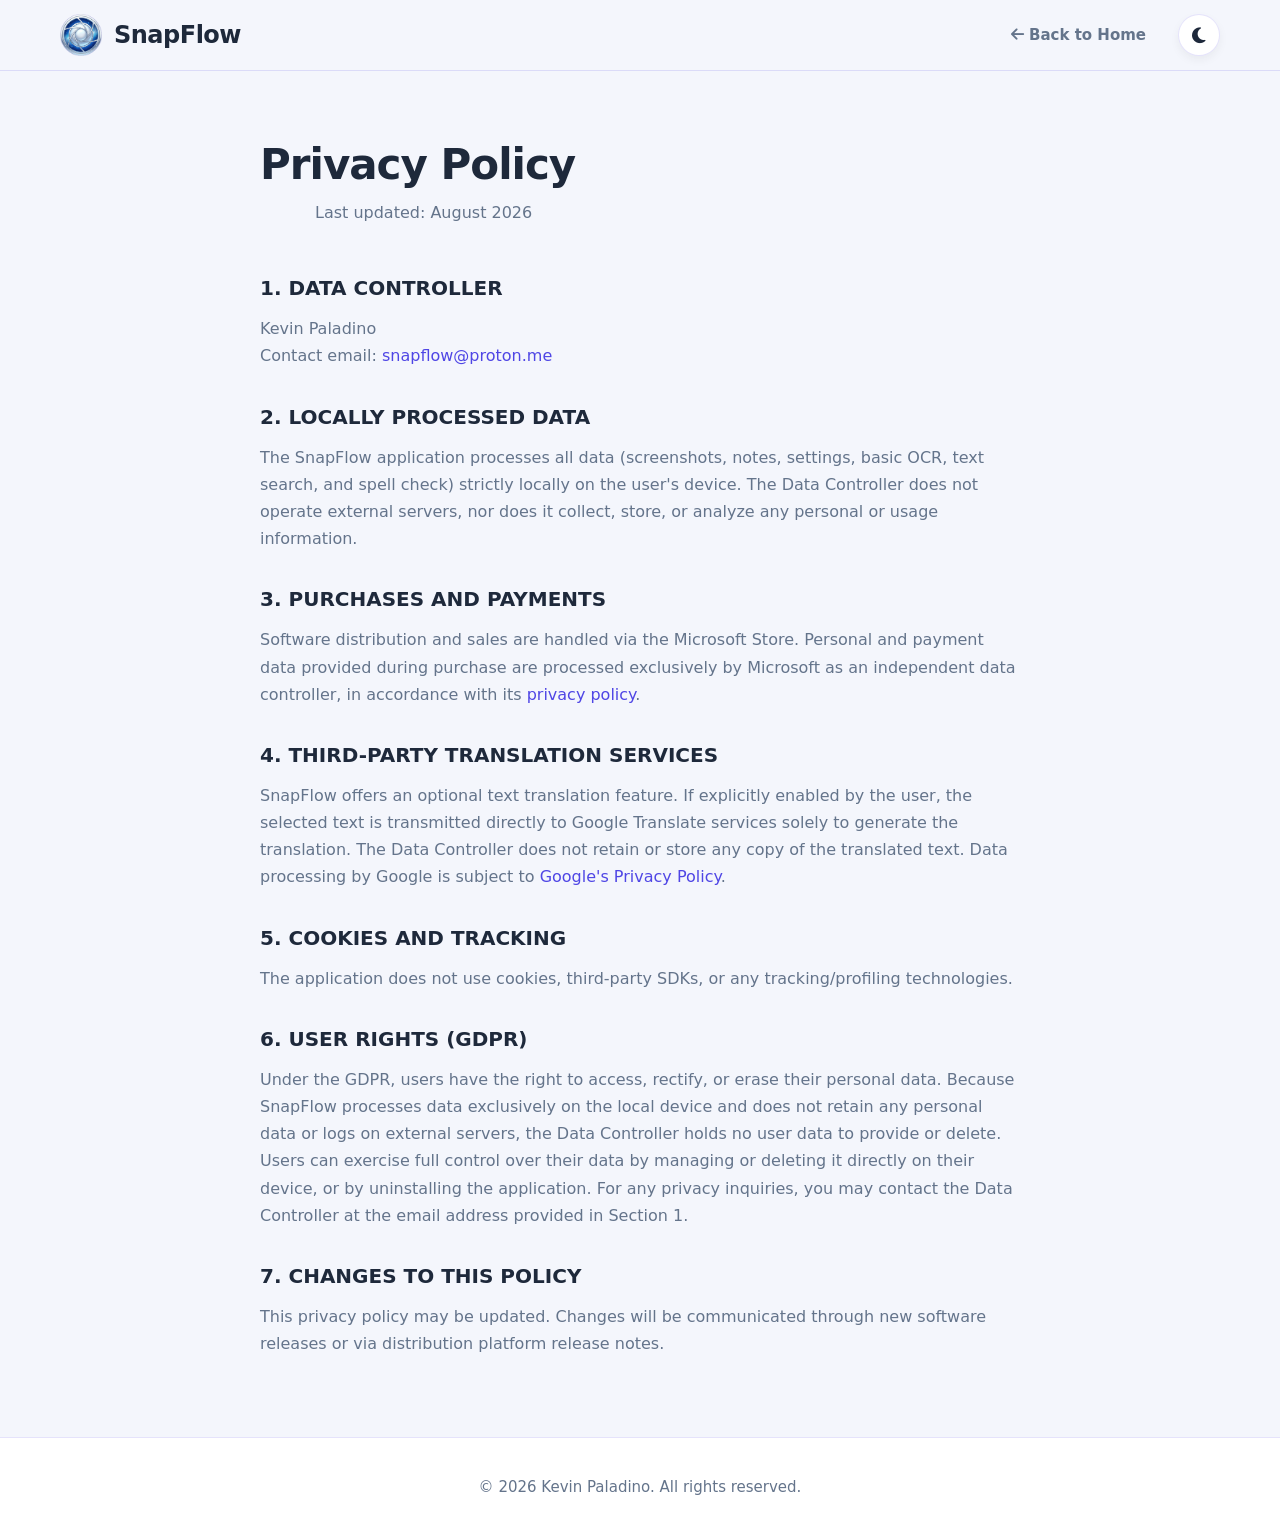
<file: privacy.html>
<!DOCTYPE html>
<html lang="en" data-theme="light">
<head>
    <meta charset="UTF-8">
    <meta name="viewport" content="width=device-width, initial-scale=1.0">
    <title>Privacy Policy - SnapFlow</title>
    <link rel="stylesheet" href="style.css">
    <link rel="stylesheet" href="https://cdnjs.cloudflare.com/ajax/libs/font-awesome/6.4.0/css/all.min.css">
    <style>
        .privacy-content { max-width: 800px; margin: 140px auto 80px auto; padding: 0 20px; }
        .privacy-content h3 { font-size: 20px; color: var(--text-main); margin-top: 35px; margin-bottom: 15px; font-weight: 700; }
        .privacy-content p { color: var(--text-muted); font-size: 16px; line-height: 1.7; margin-bottom: 20px; }
        .privacy-content a { color: var(--accent); text-decoration: none; }
        .privacy-content a:hover { text-decoration: underline; }
    </style>
</head>
<body>
    <div id="cursor-glow" class="cursor-glow"></div>
    <nav class="navbar">
        <div class="nav-container">
            <a href="index.html" class="logo-container">
                <img src="asset/logo.png" alt="SnapFlow Logo" class="nav-logo">
                <span class="logo-text">SnapFlow</span>
            </a>
            <div class="nav-links">
                <a href="index.html"><i class="fas fa-arrow-left"></i> Back to Home</a>
                <button id="theme-toggle" aria-label="Toggle theme" class="theme-btn">
                    <i class="fas fa-moon"></i>
                </button>
            </div>
        </div>
    </nav>

    <main class="privacy-content">
        <div class="section-header" style="text-align: left; margin-bottom: 50px;">
            <h1 style="font-size: 42px; font-weight: 900; color: var(--text-main); margin-bottom: 10px; letter-spacing: -1px;">Privacy Policy</h1>
            <p>Last updated: August 2026</p>
        </div>

        <h3>1. DATA CONTROLLER</h3>
        <p>Kevin Paladino<br>Contact email: <a href="mailto:snapflow@proton.me">snapflow@proton.me</a></p>

        <h3>2. LOCALLY PROCESSED DATA</h3>
        <p>The SnapFlow application processes all data (screenshots, notes, settings, basic OCR, text search, and spell check) strictly locally on the user's device. The Data Controller does not operate external servers, nor does it collect, store, or analyze any personal or usage information.</p>

        <h3>3. PURCHASES AND PAYMENTS</h3>
        <p>Software distribution and sales are handled via the Microsoft Store. Personal and payment data provided during purchase are processed exclusively by Microsoft as an independent data controller, in accordance with its <a href="https://privacy.microsoft.com/" target="_blank" rel="noopener">privacy policy</a>.</p>

        <h3>4. THIRD-PARTY TRANSLATION SERVICES</h3>
        <p>SnapFlow offers an optional text translation feature. If explicitly enabled by the user, the selected text is transmitted directly to Google Translate services solely to generate the translation. The Data Controller does not retain or store any copy of the translated text. Data processing by Google is subject to <a href="https://policies.google.com/privacy" target="_blank" rel="noopener">Google's Privacy Policy</a>.</p>

        <h3>5. COOKIES AND TRACKING</h3>
        <p>The application does not use cookies, third-party SDKs, or any tracking/profiling technologies.</p>

        <h3>6. USER RIGHTS (GDPR)</h3>
        <p>Under the GDPR, users have the right to access, rectify, or erase their personal data. Because SnapFlow processes data exclusively on the local device and does not retain any personal data or logs on external servers, the Data Controller holds no user data to provide or delete. Users can exercise full control over their data by managing or deleting it directly on their device, or by uninstalling the application. For any privacy inquiries, you may contact the Data Controller at the email address provided in Section 1.</p>

        <h3>7. CHANGES TO THIS POLICY</h3>
        <p>This privacy policy may be updated. Changes will be communicated through new software releases or via distribution platform release notes.</p>
    </main>

    <footer class="footer" style="padding: 40px 20px;">
        <div class="footer-bottom">
            <p>&copy; 2026 Kevin Paladino. All rights reserved.</p>
        </div>
    </footer>

    <script>
        document.addEventListener('DOMContentLoaded', () => {
            const htmlElement = document.documentElement;
            const themeToggle = document.getElementById('theme-toggle');
            const icon = themeToggle.querySelector('i');
            const savedTheme = localStorage.getItem('theme');
            const systemPrefersDark = window.matchMedia('(prefers-color-scheme: dark)').matches;

            function setTheme(theme) {
                htmlElement.setAttribute('data-theme', theme);
                icon.className = theme === 'dark' ? 'fas fa-sun' : 'fas fa-moon';
                localStorage.setItem('theme', theme);
            }

            // Inizializza
            const initialTheme = savedTheme || (systemPrefersDark ? 'dark' : 'light');
            setTheme(initialTheme);

            // Toggle
            themeToggle.addEventListener('click', () => {
                const newTheme = htmlElement.getAttribute('data-theme') === 'light' ? 'dark' : 'light';
                setTheme(newTheme);
            });
            
            const cursorGlow = document.getElementById('cursor-glow');
            if (cursorGlow) {
                document.addEventListener('mousemove', (e) => {
                    cursorGlow.style.transform = `translate(calc(${e.clientX}px - 50%), calc(${e.clientY}px - 50%))`;
                    cursorGlow.style.opacity = '0.12';
                });
                document.addEventListener('mouseenter', () => {
                    cursorGlow.style.opacity = '0.15';
                });
                document.addEventListener('mouseleave', () => {
                    cursorGlow.style.opacity = '0';
                });
            }
        });
    </script>
</body>
</html>
</file>
<file: style.css>
:root {
    --bg-main: #f4f6fc;
    --bg-card: #ffffff;
    --text-main: #1e293b;
    --text-muted: #64748b;
    --accent: #4f46e5;
    --accent-hover: #4338ca;
    --highlight-bg: linear-gradient(135deg, #4f46e5 0%, #7c3aed 100%);
    --card-shadow: 0 12px 32px rgba(15, 23, 42, 0.08);
    --border-color: rgba(79, 70, 229, 0.15);
    --nav-blur: rgba(244, 246, 252, 0.85);
    --transition-smooth: all 0.35s cubic-bezier(0.4, 0, 0.2, 1);
}

[data-theme="dark"] {
    --bg-main: #0f172a;
    --bg-card: #1e293b;
    --text-main: #f8fafc;
    --text-muted: #94a3b8;
    --accent: #818cf8;
    --accent-hover: #6366f1;
    --border-color: rgba(255, 255, 255, 0.12);
    --nav-blur: rgba(15, 23, 42, 0.85);
    --card-shadow: 0 12px 32px rgba(0, 0, 0, 0.4);
}

* { margin: 0; padding: 0; box-sizing: border-box; font-family: 'Segoe UI', system-ui, sans-serif; }
html { scroll-behavior: smooth; }
body { 
    background-color: var(--bg-main); 
    color: var(--text-main); 
    transition: background-color 0.3s, color 0.3s; 
    overflow-x: hidden; 
}

.cursor-glow {
    position: fixed; top: 0; left: 0;
    width: 250px; height: 250px;
    background: radial-gradient(circle, var(--accent) 0%, transparent 60%);
    opacity: 0; border-radius: 50%;
    pointer-events: none; z-index: 9997;
    transform: translate(-50%, -50%);
    transition: opacity 0.3s ease;
    mix-blend-mode: screen;
}

[data-theme="dark"] .cursor-glow {
    mix-blend-mode: screen; opacity: 0;
}

/* NAVBAR */
.navbar { 
    position: fixed; width: 100%; top: 0; z-index: 1000; 
    background: var(--nav-blur); 
    backdrop-filter: blur(15px); -webkit-backdrop-filter: blur(15px); 
    border-bottom: 1px solid var(--border-color); 
    transition: var(--transition-smooth); 
}
.nav-container { max-width: 1200px; margin: 0 auto; padding: 14px 20px; display: flex; justify-content: space-between; align-items: center; }
.logo-container { display: flex; align-items: center; gap: 12px; text-decoration: none; }
.nav-logo { height: 42px; width: 42px; border-radius: 10px; }
.logo-text { font-size: 24px; font-weight: 800; color: var(--text-main); letter-spacing: -0.5px;}
.nav-links { display: flex; align-items: center; gap: 32px; }
.nav-links a { text-decoration: none; color: var(--text-muted); font-weight: 600; font-size: 15px; transition: color 0.2s; }
.nav-links a:hover { color: var(--accent); }
.theme-btn { 
    background: var(--bg-card); border: 1px solid var(--border-color); 
    color: var(--text-main); width: 42px; height: 42px; border-radius: 50%; 
    font-size: 18px; cursor: pointer; transition: var(--transition-smooth); 
    box-shadow: 0 4px 10px rgba(0,0,0,0.05);
}
.theme-btn:hover { transform: scale(1.1) rotate(15deg); border-color: var(--accent); }

/* HERO */
.hero { min-height: 95vh; padding: 140px 20px 60px 20px; display: flex; align-items: center; justify-content: center; max-width: 1200px; margin: 0 auto; }
.hero-container { display: grid; grid-template-columns: 1.1fr 0.9fr; gap: 60px; align-items: center; }

/* Gruppo badge */
.badge-group { display: flex; gap: 12px; flex-wrap: wrap; margin-bottom: 24px; }
.badge { 
    background: var(--bg-card); color: var(--accent); padding: 8px 18px; 
    border-radius: 30px; font-size: 13px; font-weight: 700; display: inline-flex; 
    align-items: center; gap: 8px; border: 1px solid var(--accent); 
    box-shadow: 0 4px 12px rgba(79, 70, 229, 0.15);
}
/* Badge light/dark mode con colore leggermente diverso per distinguerlo */
.badge-light-dark {
    background: rgba(79, 70, 229, 0.08);
    border-color: rgba(79, 70, 229, 0.25);
}

.hero h1 { font-size: 52px; font-weight: 900; line-height: 1.1; margin-bottom: 22px; letter-spacing: -1px;}
.hero p { font-size: 19px; color: var(--text-muted); line-height: 1.6; margin-bottom: 35px; font-weight: 500; }
.hero-banner { width: 100%; border-radius: 16px; box-shadow: var(--card-shadow); }

/* CTA */
.store-button { 
    display: inline-flex; align-items: center; background: var(--accent); 
    color: #ffffff !important; text-decoration: none; padding: 14px 32px; 
    border-radius: 12px; gap: 16px; box-shadow: 0 8px 24px rgba(79, 70, 229, 0.35); 
    transition: var(--transition-smooth); 
}
.store-button i { font-size: 32px; }
.store-button span { display: flex; flex-direction: column; font-size: 12px; font-weight: 600; text-align: left; }
.store-button span strong { font-size: 19px; font-weight: 800; letter-spacing: -0.5px;}
.store-button:hover { 
    transform: translateY(-4px) scale(1.02); 
    background: var(--accent-hover); 
    box-shadow: 0 14px 30px rgba(79, 70, 229, 0.5); 
}
.pulse-effect { animation: pulse 2.5s infinite; }
@keyframes pulse { 
    0% { box-shadow: 0 0 0 0 rgba(79, 70, 229, 0.6); } 
    70% { box-shadow: 0 0 0 18px rgba(79, 70, 229, 0); } 
    100% { box-shadow: 0 0 0 0 rgba(79, 70, 229, 0); } 
}

/* FEATURES */
.features, .screenshots { max-width: 1200px; margin: 0 auto; padding: 100px 20px; }
.section-header { text-align: center; margin-bottom: 60px; }
.section-header h2 { font-size: 42px; font-weight: 900; margin-bottom: 18px; color: var(--text-main); letter-spacing: -1px;}
.section-header p { color: var(--text-muted); font-size: 19px; max-width: 650px; margin: 0 auto; font-weight: 500; line-height: 1.6;}

.bento-grid { display: grid; grid-template-columns: repeat(2, 1fr); gap: 30px; }
.bento-card { 
    background: var(--bg-card); padding: 45px; border-radius: 24px; 
    border: 1px solid var(--border-color); box-shadow: var(--card-shadow); 
    transition: var(--transition-smooth); 
}
.bento-card:hover { transform: translateY(-6px); border-color: var(--accent); box-shadow: 0 16px 40px rgba(0, 0, 0, 0.1); }

/* --- header per card: icona + titolo affiancati --- */
.card-header {
    display: flex;
    align-items: center;
    gap: 20px;
    margin-bottom: 30px;
}
.card-header .card-icon {
    margin-bottom: 0;
    flex-shrink: 0;
}
.card-header h3 {
    margin-bottom: 0;
    font-size: 26px;
    font-weight: 800;
    color: var(--text-main);
    line-height: 1.2;
}
/* ------------------------------------------------ */

.bento-card ul { list-style: none; display: flex; flex-direction: column; gap: 18px; }
.bento-card ul li { color: var(--text-muted); font-size: 16px; line-height: 1.5; padding-left: 24px; position: relative; }
.bento-card ul li::before { content: "•"; color: var(--accent); font-weight: bold; font-size: 24px; position: absolute; left: 0; top: -5px; }
.bento-card ul li strong { color: var(--text-main); font-weight: 700; }

/* Icone colorate */
.card-icon { width: 64px; height: 64px; border-radius: 18px; display: flex; align-items: center; justify-content: center; font-size: 30px; color: white; box-shadow: 0 8px 16px rgba(0,0,0,0.1);}
.color-blue { background: linear-gradient(135deg, #0ea5e9, #38bdf8); }
.color-green { background: linear-gradient(135deg, #10b981, #34d399); }
.color-pink { background: linear-gradient(135deg, #f43f5e, #fb7185); }
.color-purple { background: linear-gradient(135deg, #8b5cf6, #c084fc); }

/* GIF */
.card-demo-gif {
    margin-top: 28px;
    border-radius: 12px;
    overflow: hidden;
    box-shadow: 0 8px 20px rgba(0,0,0,0.08);
    border: 1px solid var(--border-color);
}
.card-demo-gif.mini-gif {
    margin-top: 12px;
    margin-bottom: 8px;
    box-shadow: 0 4px 12px rgba(0,0,0,0.06);
}
.demo-gif {
    width: 100%;
    height: auto;
    display: block;
}

/* Privacy card */
.card-highlight { 
    grid-column: span 2; background: var(--highlight-bg); 
    text-align: center; border: none; box-shadow: 0 15px 35px rgba(79, 70, 229, 0.4);
}
.card-highlight .card-icon { background: rgba(255,255,255,0.25); margin: 0 auto 25px auto; color: #fff; box-shadow: none;}
.card-highlight h3 { color: #ffffff !important; font-size: 32px;}
.card-highlight p { color: rgba(255,255,255,0.95) !important; font-size: 19px; line-height: 1.7; max-width: 850px; margin: 0 auto; font-weight: 500; }
.card-highlight strong { color: #ffffff; background: rgba(255,255,255,0.2); padding: 3px 10px; border-radius: 8px; font-weight: 800;}

/* GALLERY */
.gallery-grid { display: grid; grid-template-columns: repeat(3, 1fr); gap: 28px; }
.gallery-item { 
    position: relative; overflow: hidden; border-radius: 18px; 
    border: 1px solid var(--border-color); aspect-ratio: 16/10; 
    cursor: zoom-in; background: var(--bg-card); box-shadow: var(--card-shadow); 
}
.lazy-thumb { width: 100%; height: 100%; object-fit: cover; transition: transform 0.5s cubic-bezier(0.2, 0.8, 0.2, 1); }
.gallery-item:hover .lazy-thumb { transform: scale(1.08); filter: brightness(0.85); }
.viewfinder { 
    position: absolute; top: 15px; left: 15px; right: 15px; bottom: 15px; 
    border: 2px dashed rgba(255,255,255,0); border-radius: 8px;
    transition: border-color 0.3s; pointer-events: none; 
}
.gallery-item:hover .viewfinder { border-color: rgba(255,255,255,0.9); }

/* Flash */
.camera-flash-overlay { position: fixed; top: 0; left: 0; width: 100vw; height: 100vh; background: #fff; z-index: 9999; pointer-events: none; opacity: 0; }
.flash-active { animation: flashAnim 0.35s ease-out; }
@keyframes flashAnim { 0% { opacity: 1; } 100% { opacity: 0; } }

/* Lightbox */
.lightbox { border: none; background: rgba(15, 23, 42, 0.9); width: 100vw; height: 100vh; max-width: 100%; max-height: 100%; justify-content: center; align-items: center; backdrop-filter: blur(8px); -webkit-backdrop-filter: blur(8px);}
.lightbox[open] { display: flex; }
#lightbox-img { max-width: 90%; max-height: 85%; border-radius: 12px; box-shadow: 0 25px 60px rgba(0,0,0,0.6); }
.close-lightbox { 
    position: absolute; top: 30px; right: 40px; background: rgba(255,255,255,0.1); 
    border: 1px solid rgba(255,255,255,0.2); color: white; width: 48px; height: 48px; 
    border-radius: 50%; font-size: 22px; cursor: pointer; transition: var(--transition-smooth); 
}
.close-lightbox:hover { transform: scale(1.1); background: #ef4444; border-color: #ef4444;}

/* FOOTER */
.footer { background: var(--bg-card); border-top: 1px solid var(--border-color); padding: 80px 20px 40px 20px; text-align: center; }
.footer-cta { margin-bottom: 70px; }
.footer-cta h2 { font-size: 36px; margin-bottom: 35px; font-weight: 900; letter-spacing: -0.5px;}
.footer-bottom { font-size: 15px; color: var(--text-muted); font-weight: 500; }

/* Reveal */
.reveal { opacity: 0; transform: translateY(40px); transition: opacity 0.8s cubic-bezier(0.2, 0.8, 0.2, 1), transform 0.8s cubic-bezier(0.2, 0.8, 0.2, 1); }
.reveal.active { opacity: 1; transform: translateY(0); }
.delay-1 { transition-delay: 0.15s; }

/* RESPONSIVE */
@media (max-width: 1024px) {
    .bento-grid { grid-template-columns: 1fr; }
    .card-highlight { grid-column: span 1; }
    .gallery-grid { grid-template-columns: repeat(2, 1fr); }
    .hero-container { grid-template-columns: 1fr; text-align: center; gap: 40px;}
    .hero-actions { justify-content: center; }
    .hero-image-wrapper { margin-top: 20px; }
    .badge-group { justify-content: center; }
}

@media (max-width: 768px) {
    .nav-links a { display: none; }
    .gallery-grid { grid-template-columns: 1fr; }
    .hero h1 { font-size: 40px; }
    .section-header h2 { font-size: 32px; }
    .bento-card { padding: 30px; }
    .store-button { padding: 12px 24px; }
    .card-header { gap: 15px; }
    .card-header h3 { font-size: 22px; }
}

/* ==========================================================================
   CONTACT SECTION & PROTON BUTTON
   ========================================================================== */
.contact-section {
    max-width: 1200px;
    margin: 0 auto;
    padding: 80px 20px 40px 20px;
}

.contact-wrapper {
    display: flex;
    justify-content: center;
    align-items: center;
    margin-top: -20px;
}

/* Tema Proton */
.proton-btn {
    position: relative;
    display: inline-flex;
    align-items: center;
    gap: 16px;
    padding: 16px 40px;
    background: var(--bg-card);
    border: 1px solid var(--border-color);
    border-radius: 50px;
    color: var(--text-main);
    text-decoration: none;
    font-size: 20px;
    font-weight: 600;
    box-shadow: var(--card-shadow);
    overflow: hidden;
    z-index: 1;
    transition: transform 0.4s cubic-bezier(0.4, 0, 0.2, 1), box-shadow 0.4s;
}

/* Sfondo animato al passaggio del mouse */
.proton-btn .btn-bg {
    position: absolute;
    top: 0;
    left: 0;
    width: 100%;
    height: 100%;
    background: linear-gradient(135deg, #6d4aff 0%, #9b51e0 100%); /* Colori Proton */
    z-index: -1;
    opacity: 0;
    transition: opacity 0.4s ease;
}

.proton-btn i {
    font-size: 26px;
    color: #6d4aff;
    transition: color 0.4s ease;
    z-index: 2;
}

.proton-btn span {
    z-index: 2;
    transition: color 0.4s ease;
}

/* Hover Effects */
.proton-btn:hover {
    transform: translateY(-6px) scale(1.02);
    box-shadow: 0 20px 40px rgba(109, 74, 255, 0.35);
    border-color: transparent;
}

.proton-btn:hover .btn-bg {
    opacity: 1;
}

.proton-btn:hover i,
.proton-btn:hover span {
    color: #ffffff;
}
</file>
